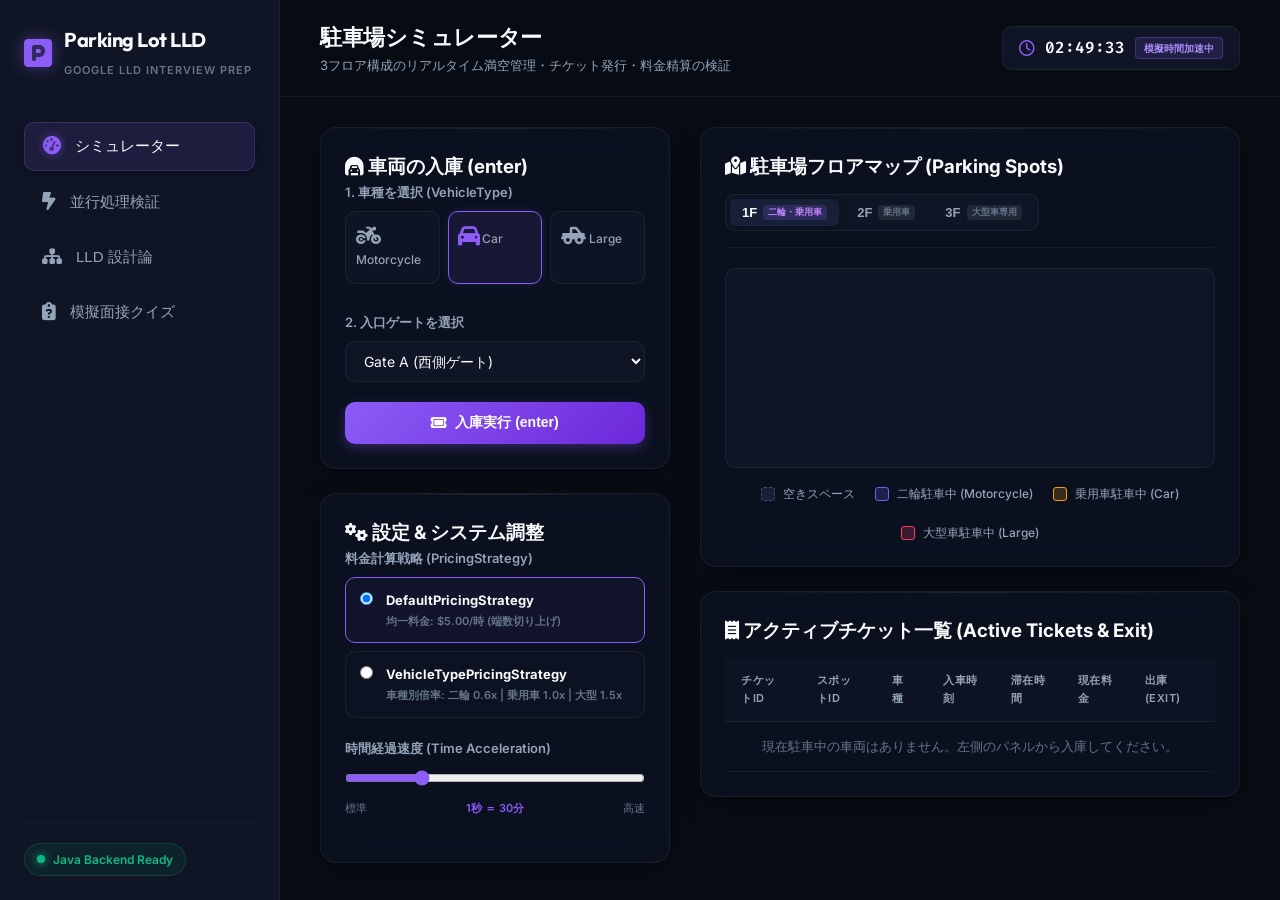
<file: parking-lot/index.html>
<!DOCTYPE html>
<html lang="ja">
<head>
    <meta charset="UTF-8">
    <meta name="viewport" content="width=device-width, initial-scale=1.0">
    <title>Parking Lot LLD - インタラクティブ・ハンズオン・シミュレーター</title>
    <meta name="description" content="Googleの低レベル設計（LLD）面接対策のためのParking Lot（駐車場システム）の日本語解説付きインタラクティブ・シミュレーターです。">
    <!-- Google Fonts: Inter & Outfit for modern high-end look -->
    <link rel="preconnect" href="https://fonts.googleapis.com">
    <link rel="preconnect" href="https://fonts.gstatic.com" crossorigin>
    <link href="https://fonts.googleapis.com/css2?family=Inter:wght@300;400;500;600;700;800&family=Outfit:wght@400;500;600;700;800&family=Fira+Code:wght@400;500&display=swap" rel="stylesheet">
    <!-- FontAwesome for icons -->
    <link rel="stylesheet" href="https://cdnjs.cloudflare.com/ajax/libs/font-awesome/6.4.0/css/all.min.css">
    <link rel="stylesheet" href="styles.css">
</head>
<body>
    <div class="app-container">
        <!-- Sidebar Navigation -->
        <aside class="app-sidebar">
            <div class="brand-container">
                <i class="fa-solid fa-square-parking brand-logo"></i>
                <div class="brand-text">
                    <h1>Parking Lot LLD</h1>
                    <span>Google LLD Interview Prep</span>
                </div>
            </div>
            
            <nav class="sidebar-nav">
                <button class="nav-btn active" data-tab="simulator">
                    <i class="fa-solid fa-gauge-high"></i>
                    <span>シミュレーター</span>
                </button>
                <button class="nav-btn" data-tab="concurrency">
                    <i class="fa-solid fa-bolt-lightning"></i>
                    <span>並行処理検証</span>
                </button>
                <button class="nav-btn" data-tab="architecture">
                    <i class="fa-solid fa-sitemap"></i>
                    <span>LLD 設計論</span>
                </button>
                <button class="nav-btn" data-tab="quiz">
                    <i class="fa-solid fa-clipboard-question"></i>
                    <span>模擬面接クイズ</span>
                </button>
            </nav>

            <div class="sidebar-footer">
                <div class="status-badge">
                    <span class="status-dot green"></span>
                    <span>Java Backend Ready</span>
                </div>
            </div>
        </aside>

        <!-- Main Content Area -->
        <main class="app-main">
            <!-- Header -->
            <header class="app-header">
                <div class="header-title">
                    <h2 id="tab-title">駐車場シミュレーター</h2>
                    <p id="tab-subtitle">3フロア構成のリアルタイム満空管理・チケット発行・料金精算の検証</p>
                </div>
                <div class="header-actions">
                    <div class="time-controller">
                        <i class="fa-regular fa-clock"></i>
                        <span id="sim-time-display">00:00:00</span>
                        <div class="time-badge">模擬時間加速中</div>
                    </div>
                </div>
            </header>

            <!-- Tab Container -->
            <div class="tab-content-wrapper">
                
                <!-- 1. SIMULATOR TAB -->
                <section class="tab-panel active" id="tab-simulator">
                    <div class="simulator-layout">
                        <!-- Left Panel: Controls -->
                        <div class="control-panel">
                            <div class="card glass-card">
                                <h3><i class="fa-solid fa-car-tunnel"></i> 車両の入庫 (enter)</h3>
                                <div class="form-group">
                                    <label>1. 車種を選択 (VehicleType)</label>
                                    <div class="vehicle-selector">
                                        <input type="radio" name="vehicle-type" id="v-moto" value="MOTORCYCLE">
                                        <label for="v-moto" class="vehicle-option-label">
                                            <i class="fa-solid fa-motorcycle"></i>
                                            <span>Motorcycle</span>
                                        </label>
                                        
                                        <input type="radio" name="vehicle-type" id="v-car" value="CAR" checked>
                                        <label for="v-car" class="vehicle-option-label">
                                            <i class="fa-solid fa-car"></i>
                                            <span>Car</span>
                                        </label>
                                        
                                        <input type="radio" name="vehicle-type" id="v-large" value="LARGE">
                                        <label for="v-large" class="vehicle-option-label">
                                            <i class="fa-solid fa-truck-pickup"></i>
                                            <span>Large</span>
                                        </label>
                                    </div>
                                </div>
                                <div class="form-group">
                                    <label>2. 入口ゲートを選択</label>
                                    <select id="entrance-gate-select" class="custom-select">
                                        <option value="Gate A">Gate A (西側ゲート)</option>
                                        <option value="Gate B">Gate B (北側ゲート)</option>
                                        <option value="Gate C">Gate C (東側ゲート)</option>
                                    </select>
                                </div>
                                <button id="btn-enter-lot" class="btn btn-primary btn-block">
                                    <i class="fa-solid fa-ticket"></i> 入庫実行 (enter)
                                </button>
                                <div id="entry-feedback" class="action-feedback"></div>
                            </div>

                            <div class="card glass-card mt-4">
                                <h3><i class="fa-solid fa-gears"></i> 設定 & システム調整</h3>
                                <div class="form-group">
                                    <label>料金計算戦略 (PricingStrategy)</label>
                                    <div class="pricing-strategy-selector">
                                        <div class="strategy-option">
                                            <input type="radio" name="pricing-strategy" id="ps-default" value="DEFAULT" checked>
                                            <label for="ps-default">
                                                <strong>DefaultPricingStrategy</strong>
                                                <span class="strategy-desc">均一料金: $5.00/時 (端数切り上げ)</span>
                                            </label>
                                        </div>
                                        <div class="strategy-option">
                                            <input type="radio" name="pricing-strategy" id="ps-vehicle" value="VEHICLE">
                                            <label for="ps-vehicle">
                                                <strong>VehicleTypePricingStrategy</strong>
                                                <span class="strategy-desc">車種別倍率: 二輪 0.6x | 乗用車 1.0x | 大型 1.5x</span>
                                            </label>
                                        </div>
                                    </div>
                                </div>
                                <div class="form-group">
                                    <label>時間経過速度 (Time Acceleration)</label>
                                    <div class="range-slider-wrapper">
                                        <input type="range" id="time-speed-slider" min="1" max="120" value="30">
                                        <div class="slider-labels">
                                            <span>標準</span>
                                            <span id="speed-indicator">1秒 ＝ 30分</span>
                                            <span>高速</span>
                                        </div>
                                    </div>
                                </div>
                            </div>
                        </div>

                        <!-- Right Panel: Visual Lot View -->
                        <div class="visual-panel">
                            <div class="card glass-card min-h-card">
                                <div class="card-header-flex">
                                    <h3><i class="fa-solid fa-map-location-dot"></i> 駐車場フロアマップ (Parking Spots)</h3>
                                    <div class="floor-tab-group">
                                        <button class="floor-tab-btn active" data-floor="1">1F <span class="badge">二輪・乗用車</span></button>
                                        <button class="floor-tab-btn" data-floor="2">2F <span class="badge">乗用車</span></button>
                                        <button class="floor-tab-btn" data-floor="3">3F <span class="badge">大型車専用</span></button>
                                    </div>
                                </div>

                                <div class="floor-visual-container">
                                    <!-- Dynamic Floor Layout -->
                                    <div class="parking-grid" id="parking-grid-view">
                                        <!-- Spots will be dynamically generated by JS -->
                                    </div>
                                </div>

                                <div class="lot-legend">
                                    <div class="legend-item"><span class="legend-box empty"></span> <span>空きスペース</span></div>
                                    <div class="legend-item"><span class="legend-box occupied motorcycle"></span> <span>二輪駐車中 (Motorcycle)</span></div>
                                    <div class="legend-item"><span class="legend-box occupied car"></span> <span>乗用車駐車中 (Car)</span></div>
                                    <div class="legend-item"><span class="legend-box occupied large"></span> <span>大型車駐車中 (Large)</span></div>
                                </div>
                            </div>

                            <!-- Active Tickets / Exit Panel -->
                            <div class="card glass-card mt-4">
                                <h3><i class="fa-solid fa-receipt"></i> アクティブチケット一覧 (Active Tickets & Exit)</h3>
                                <div class="table-responsive">
                                    <table class="data-table">
                                        <thead>
                                            <tr>
                                                <th>チケットID</th>
                                                <th>スポットID</th>
                                                <th>車種</th>
                                                <th>入車時刻</th>
                                                <th>滞在時間</th>
                                                <th>現在料金</th>
                                                <th>出庫 (exit)</th>
                                            </tr>
                                        </thead>
                                        <tbody id="active-tickets-list">
                                            <!-- Dynamic Rows -->
                                            <tr class="empty-state-row">
                                                <td colspan="7" class="text-center text-muted">
                                                    現在駐車中の車両はありません。左側のパネルから入庫してください。
                                                </td>
                                            </tr>
                                        </tbody>
                                    </table>
                                </div>
                            </div>
                        </div>
                    </div>
                </section>

                <!-- 2. CONCURRENCY PLAYGROUND TAB -->
                <section class="tab-panel" id="tab-concurrency">
                    <div class="concurrency-layout">
                        <div class="concurrency-info card glass-card">
                            <h3><i class="fa-solid fa-triangle-exclamation"></i> マルチ入口のレースコンディション検証</h3>
                            <p>
                                実際の駐車場システムでは、複数のゲート（入口）から同時に車両が入庫を試みることがあります。
                                適切な排他制御（Javaでの <code>ReentrantLock</code> または <code>synchronized</code>）を行わないと、
                                <strong>「2台の車両が同時に1つの同じ駐車スポットを確保し、別々のチケットで割り当てられる」</strong>というレースコンディション重大障害が発生します。
                            </p>
                            
                            <div class="alert-info-box mt-3">
                                <strong>💡 このシミュレーターで検証できること:</strong>
                                <ul>
                                    <li>空き枠が<strong>「残り1つ」</strong>の過酷な条件下で、3つのゲートから同時にCarが入庫したケース。</li>
                                    <li><strong>排他ロックなし (No Lock)</strong>: スレッドが「空き枠検索」と「確保(occupied)」を順序なく交互に実行するため、重複割り当てエラーが発生する様子を視覚化。</li>
                                    <li><strong>排他ロックあり (ReentrantLock)</strong>: 1つのゲートがロックを保持している間、他のゲートのスレッドは待機し、安全に拒否されるフロー。</li>
                                </ul>
                            </div>

                            <div class="concurrency-controls-row mt-4">
                                <div class="toggle-lock-wrapper">
                                    <label class="switch">
                                        <input type="checkbox" id="concurrency-lock-toggle" checked>
                                        <span class="slider round"></span>
                                    </label>
                                    <div class="lock-status-text">
                                        <strong id="lock-state-label">排他制御 (ReentrantLock) : 有効</strong>
                                        <span id="lock-state-desc" class="text-emerald">スレッド排他実行によりレースコンディションを防止します</span>
                                    </div>
                                </div>
                                <button id="btn-run-race" class="btn btn-warning">
                                    <i class="fa-solid fa-play"></i> 同時入庫シミュレーション実行
                                </button>
                            </div>
                        </div>

                        <!-- Visualization Area -->
                        <div class="concurrency-viz-row">
                            <div class="viz-column card glass-card">
                                <h4><i class="fa-solid fa-users-rectangle"></i> スレッド実行ステップ</h4>
                                <div class="thread-visualizer">
                                    <!-- Gate A Thread -->
                                    <div class="thread-node" id="node-gate-a">
                                        <div class="thread-header">
                                            <span class="thread-badge">Gate A Thread</span>
                                            <span class="thread-status" id="status-gate-a">IDLE</span>
                                        </div>
                                        <div class="thread-step-list">
                                            <div class="step" data-step="1">1. 空き枠検索 (findSpot)</div>
                                            <div class="step" data-step="2">2. スポットの確保 (occupiedSpotIds.add)</div>
                                            <div class="step" data-step="3">3. チケット生成 & 返却 (createTicket)</div>
                                        </div>
                                    </div>

                                    <!-- Gate B Thread -->
                                    <div class="thread-node" id="node-gate-b">
                                        <div class="thread-header">
                                            <span class="thread-badge">Gate B Thread</span>
                                            <span class="thread-status" id="status-gate-b">IDLE</span>
                                        </div>
                                        <div class="thread-step-list">
                                            <div class="step" data-step="1">1. 空き枠検索 (findSpot)</div>
                                            <div class="step" data-step="2">2. スポットの確保 (occupiedSpotIds.add)</div>
                                            <div class="step" data-step="3">3. チケット生成 & 返却 (createTicket)</div>
                                        </div>
                                    </div>

                                    <!-- Gate C Thread -->
                                    <div class="thread-node" id="node-gate-c">
                                        <div class="thread-header">
                                            <span class="thread-badge">Gate C Thread</span>
                                            <span class="thread-status" id="status-gate-c">IDLE</span>
                                        </div>
                                        <div class="thread-step-list">
                                            <div class="step" data-step="1">1. 空き枠検索 (findSpot)</div>
                                            <div class="step" data-step="2">2. スポットの確保 (occupiedSpotIds.add)</div>
                                            <div class="step" data-step="3">3. チケット生成 & 返却 (createTicket)</div>
                                        </div>
                                    </div>
                                </div>
                            </div>

                            <div class="viz-column card glass-card">
                                <h4><i class="fa-solid fa-list-check"></i> シミュレーション・コンソールログ</h4>
                                <div class="terminal-view" id="concurrency-terminal">
                                    <div class="terminal-line system-line">[SYSTEM] スレッドシミュレータが起動しました。</div>
                                    <div class="terminal-line system-line">[SYSTEM] 条件: 駐車場内に空車スペースは「残り1つ(C1)」のみ。</div>
                                    <div class="terminal-line system-line">[SYSTEM] 同時入庫実行ボタンを押してください。</div>
                                </div>
                                <div class="simulation-spot-status-box mt-3" id="target-spot-box">
                                    <span>検証スポット: <strong>C1 (CAR)</strong></span>
                                    <span class="spot-status-tag free" id="target-spot-badge">FREE</span>
                                </div>
                            </div>
                        </div>
                    </div>
                </section>

                <!-- 3. LLD ARCHITECTURE TAB -->
                <section class="tab-panel" id="tab-architecture">
                    <div class="architecture-layout">
                        <!-- Key Design Cards (Japanese with English LLD concepts) -->
                        <div class="arch-section-header">
                            <h3><i class="fa-solid fa-graduation-cap"></i> Google 面接で差がつく LLD 設計選択とトレードオフ</h3>
                            <p>この駐車場設計において、面接官が厳密に評価する設計判断とトレードオフを日本語で明文化して解説します。</p>
                        </div>

                        <div class="arch-cards-grid">
                            <div class="arch-card">
                                <div class="arch-card-icon"><i class="fa-solid fa-ban"></i></div>
                                <h4>Vehicle はクラスにしない</h4>
                                <p class="badge-tag relational">Design Decision</p>
                                <p class="arch-card-desc">
                                    一番やりがちなミスは、<code>Vehicle</code> クラス（および子クラスの <code>Car</code> など）を作ってしまうことです。
                                    車両は本システムにとって「外部存在」であり、システム内でその状態を変化・追跡する必要はありません。
                                    必要なのは「スポットを一致させるための車種ラベル」だけです。よって、クラスではなく単なる <strong>Enum</strong> で定義するのがベストです。
                                    「名詞をすべてクラス化しない」という判断が、LLD面接官に強くアピールします。
                                </p>
                            </div>

                            <div class="arch-card">
                                <div class="arch-card-icon"><i class="fa-solid fa-right-left"></i></div>
                                <h4>物理状態 vs 関係状態 (Intrinsic vs Relational)</h4>
                                <p class="badge-tag relational">State Isolation</p>
                                <p class="arch-card-desc">
                                    <code>ParkingSpot</code> の状態分離の設計判断です：
                                    <br><strong>・Intrinsic (固有物理状態)</strong>: スポットIDやサイズはスポット自身が持ちます (<code>id</code>, <code>spotType</code>)。
                                    <br><strong>・Relational (関係状態)</strong>: 「チケット割り当て中か」はオーケストレーター <code>ParkingLot</code> の `occupiedSpotIds` Set で管理します。
                                    これらを分離し ParkingLot に集約させることで、オブジェクト間の循環参照や整合性エラーを防ぎ、同時並行処理でのスレッド同期を極めてシンプルかつ堅牢に解決可能にします。
                                </p>
                            </div>

                            <div class="arch-card">
                                <div class="arch-card-icon"><i class="fa-solid fa-coins"></i></div>
                                <h4>お金は必ず Long Cents（整数）で管理</h4>
                                <p class="badge-tag precision">Data Integrity</p>
                                <p class="arch-card-desc">
                                    料金計算で <code>float</code> や <code>double</code> を絶対に用いてはいけません。
                                    コンピューター内部の2進数表現の限界により、<code>0.1</code> などの小数は厳密に表現できず、計算が重なることで微小な誤差が累積します。
                                    金融系を扱うシステムとしてのプロフェッショナルな姿勢を示すため、金額はすべて最小単位（ドルなら「セント」、円なら「円」）の <strong><code>long</code> / 整数</strong> で取り扱います。
                                </p>
                            </div>

                            <div class="arch-card">
                                <div class="arch-card-icon"><i class="fa-solid fa-code-fork"></i></div>
                                <h4>料金計算は Strategy パターンで拡張</h4>
                                <p class="badge-tag patterns">Design Patterns</p>
                                <p class="arch-card-desc">
                                    料金計算ロジック（単一時間、車種別、曜日・夜間割引など）を <code>ParkingLot</code> 自体に書くと、要件追加のたびに大本のクラスを変更する必要があり、<strong>単一責任原則（SRP）</strong>および<strong>開閉原則（OCP）</strong>に違反します。
                                    これを解決するために <code>PricingStrategy</code> インターフェースを定義し、計算ロジックをクラスとしてカプセル化して依存注入できるようにします。
                                </p>
                            </div>
                        </div>

                        <!-- UML Diagram -->
                        <div class="card glass-card mt-4">
                            <h3><i class="fa-solid fa-diagram-project"></i> クラス相関関係・オブジェクト構造</h3>
                            <div class="uml-diagram-container">
                                <div class="uml-node orchestrator">
                                    <div class="uml-node-title">ParkingLot (オーケストレーター)</div>
                                    <div class="uml-node-body">
                                        - spots: List&lt;ParkingSpot&gt;<br>
                                        - occupiedSpotIds: Set&lt;String&gt;<br>
                                        - activeTickets: Map&lt;String, Ticket&gt;<br>
                                        - lock: ReentrantLock<br>
                                        <hr>
                                        + enter(VehicleType) -> Ticket<br>
                                        + exit(String) -> long
                                    </div>
                                </div>
                                <div class="uml-arrow"><i class="fa-solid fa-arrow-right"></i> owns</div>
                                <div class="uml-node entity">
                                    <div class="uml-node-title">ParkingSpot (エンティティ)</div>
                                    <div class="uml-node-body">
                                        - id: String<br>
                                        - spotType: SpotType<br>
                                        <hr>
                                        + getId() -> String<br>
                                        + getSpotType() -> SpotType
                                    </div>
                                </div>
                                <div class="uml-arrow"><i class="fa-solid fa-arrow-right"></i> creates</div>
                                <div class="uml-node value-object">
                                    <div class="uml-node-title">Ticket (バリューオブジェクト)</div>
                                    <div class="uml-node-body">
                                        - id: String<br>
                                        - spotId: String<br>
                                        - vehicleType: VehicleType<br>
                                        - entryTimeMs: long<br>
                                        <hr>
                                        + getId() -> String<br>
                                        + getSpotId() -> String
                                    </div>
                                </div>
                            </div>
                        </div>

                        <!-- Code Viewer -->
                        <div class="card glass-card mt-4">
                            <div class="card-header-flex">
                                <h3><i class="fa-brands fa-java"></i> Java ソースコード・エクスプローラー</h3>
                                <div class="code-tab-group" id="code-tabs">
                                    <button class="code-tab-btn active" data-file="ParkingLot">ParkingLot.java</button>
                                    <button class="code-tab-btn" data-file="ParkingSpot">ParkingSpot.java</button>
                                    <button class="code-tab-btn" data-file="Ticket">Ticket.java</button>
                                    <button class="code-tab-btn" data-file="PricingStrategy">PricingStrategy.java</button>
                                    <button class="code-tab-btn" data-file="ParkingLotTest">ParkingLotTest.java</button>
                                </div>
                            </div>
                            <div class="code-viewer-container">
                                <pre><code id="code-display-block" class="language-java">// Code will load here</code></pre>
                            </div>
                        </div>
                    </div>
                </section>

                <!-- 4. INTERVIEW QUIZ TAB -->
                <section class="tab-panel" id="tab-quiz">
                    <div class="quiz-layout">
                        <div class="quiz-progress-wrapper card glass-card">
                            <div class="progress-bar-container">
                                <div class="progress-bar-fill" id="quiz-progress-bar" style="width: 0%"></div>
                            </div>
                            <div class="progress-text">
                                質問: <span id="current-question-num">1</span> / <span id="total-questions-num">6</span>
                                <span class="score-display" style="float: right;">正解数: <span id="correct-score">0</span></span>
                            </div>
                        </div>

                        <!-- Active Question Card -->
                        <div class="quiz-card-wrapper">
                            <div class="card glass-card" id="quiz-question-card">
                                <h3 id="quiz-question-title">質問文がロードされます...</h3>
                                <div class="quiz-options-list" id="quiz-options-container">
                                    <!-- Dynamic Options -->
                                </div>
                                <div class="quiz-explanation-box hidden" id="quiz-explanation">
                                    <div class="explanation-status"></div>
                                    <p class="explanation-text"></p>
                                    <button id="btn-next-question" class="btn btn-primary mt-3">次の質問へ</button>
                                </div>
                            </div>

                            <!-- Results Screen (Hidden initially) -->
                            <div class="card glass-card text-center hidden" id="quiz-result-card">
                                <i class="fa-solid fa-trophy trophy-icon"></i>
                                <h2>クイズ終了！</h2>
                                <p class="quiz-score-summary mt-3">あなたのスコアは <strong id="final-score">0</strong> / <strong id="final-total">6</strong> 点でした。</p>
                                <p class="quiz-feedback-msg text-muted mt-2" id="quiz-feedback-text">素晴らしい設計理解度です！Google面接に向けて自信を持ちましょう。</p>
                                <button id="btn-restart-quiz" class="btn btn-secondary mt-4">
                                    <i class="fa-solid fa-rotate-left"></i> クイズに再挑戦する
                                </button>
                            </div>
                        </div>
                    </div>
                </section>

            </div>
        </main>
    </div>

    <!-- JS dependencies -->
    <script src="app.js"></script>
</body>
</html>
</file>
<file: parking-lot/styles.css>
/* ==========================================================================
   Parking Lot LLD Hands-on Simulator - Core Design System & Styling
   ========================================================================== */

/* 1. Global Reset & Curated CSS Variables (HSL Color Space) */
:root {
    --bg-primary: #080c14;      /* Deep interstellar dark space */
    --bg-secondary: #0f1524;    /* Slate-tinted container background */
    --bg-tertiary: #172036;     /* Card background */
    --bg-glass: rgba(15, 21, 36, 0.6);
    --border-glass: rgba(255, 255, 255, 0.06);
    --border-glass-focus: rgba(139, 92, 246, 0.3); /* Violet glow */
    
    --text-primary: #f8fafc;
    --text-secondary: #94a3b8;
    --text-muted: #64748b;
    
    /* Harmonious Accents */
    --accent-primary: #8b5cf6;     /* Violet - brand / operations */
    --accent-primary-hover: #7c3aed;
    --accent-emerald: #10b981;     /* Emerald - success / free / checkout */
    --accent-amber: #f59e0b;       /* Amber - car occupied */
    --accent-indigo: #6366f1;      /* Indigo - motorcycle occupied */
    --accent-rose: #f43f5e;        /* Rose - large vehicle occupied / error */
    --accent-cyan: #06b6d4;        /* Cyan - concurrency running */
    
    --font-sans: 'Inter', 'Outfit', -apple-system, BlinkMacSystemFont, "Segoe UI", Roboto, sans-serif;
    --font-mono: 'Fira Code', source-code-pro, Menlo, Monaco, Consolas, monospace;
    
    --shadow-sm: 0 2px 8px -2px rgba(0, 0, 0, 0.5);
    --shadow-md: 0 8px 30px -10px rgba(0, 0, 0, 0.7);
    --shadow-glow: 0 0 20px 2px rgba(139, 92, 246, 0.15);
    
    --transition-smooth: all 0.3s cubic-bezier(0.4, 0, 0.2, 1);
    --border-radius-lg: 16px;
    --border-radius-md: 10px;
    --border-radius-sm: 6px;
}

* {
    margin: 0;
    padding: 0;
    box-sizing: border-box;
}

body {
    background-color: var(--bg-primary);
    color: var(--text-primary);
    font-family: var(--font-sans);
    line-height: 1.6;
    overflow-x: hidden;
}

/* 2. Main App Shell Layout */
.app-container {
    display: flex;
    min-height: 100vh;
}

/* Sidebar Navigation */
.app-sidebar {
    width: 280px;
    background-color: var(--bg-secondary);
    border-right: 1px solid var(--border-glass);
    display: flex;
    flex-direction: column;
    padding: 24px;
    flex-shrink: 0;
}

.brand-container {
    display: flex;
    align-items: center;
    gap: 12px;
    margin-bottom: 40px;
}

.brand-logo {
    font-size: 32px;
    color: var(--accent-primary);
    filter: drop-shadow(0 0 8px rgba(139, 92, 246, 0.5));
}

.brand-text h1 {
    font-size: 20px;
    font-family: 'Outfit', sans-serif;
    font-weight: 700;
    letter-spacing: -0.5px;
    color: var(--text-primary);
}

.brand-text span {
    font-size: 11px;
    color: var(--text-muted);
    text-transform: uppercase;
    letter-spacing: 1px;
    font-weight: 600;
}

.sidebar-nav {
    display: flex;
    flex-direction: column;
    gap: 8px;
    flex-grow: 1;
}

.nav-btn {
    background: transparent;
    border: none;
    outline: none;
    display: flex;
    align-items: center;
    gap: 14px;
    padding: 14px 18px;
    width: 100%;
    color: var(--text-secondary);
    font-size: 15px;
    font-weight: 500;
    border-radius: var(--border-radius-md);
    cursor: pointer;
    text-align: left;
    transition: var(--transition-smooth);
}

.nav-btn i {
    font-size: 18px;
    transition: var(--transition-smooth);
}

.nav-btn:hover {
    color: var(--text-primary);
    background-color: rgba(255, 255, 255, 0.03);
}

.nav-btn.active {
    color: var(--text-primary);
    background-color: rgba(139, 92, 246, 0.12);
    border: 1px solid rgba(139, 92, 246, 0.25);
    box-shadow: var(--shadow-sm);
}

.nav-btn.active i {
    color: var(--accent-primary);
    filter: drop-shadow(0 0 4px rgba(139, 92, 246, 0.5));
}

.sidebar-footer {
    padding-top: 20px;
    border-top: 1px solid rgba(255, 255, 255, 0.04);
}

.status-badge {
    display: inline-flex;
    align-items: center;
    gap: 8px;
    background-color: rgba(16, 185, 129, 0.08);
    border: 1px solid rgba(16, 185, 129, 0.2);
    padding: 6px 12px;
    border-radius: 20px;
    font-size: 12px;
    font-weight: 600;
    color: var(--accent-emerald);
}

.status-dot {
    width: 8px;
    height: 8px;
    border-radius: 50%;
}

.status-dot.green {
    background-color: var(--accent-emerald);
    box-shadow: 0 0 8px var(--accent-emerald);
    animation: pulse-dot 2s infinite;
}

@keyframes pulse-dot {
    0% { transform: scale(0.9); opacity: 0.6; }
    50% { transform: scale(1.1); opacity: 1; }
    100% { transform: scale(0.9); opacity: 0.6; }
}

/* Main Area Layout */
.app-main {
    flex-grow: 1;
    display: flex;
    flex-direction: column;
    overflow-y: auto;
    height: 100vh;
}

.app-header {
    background-color: rgba(8, 12, 20, 0.8);
    backdrop-filter: blur(12px);
    border-bottom: 1px solid var(--border-glass);
    padding: 20px 40px;
    display: flex;
    justify-content: space-between;
    align-items: center;
    position: sticky;
    top: 0;
    z-index: 100;
}

.header-title h2 {
    font-size: 22px;
    font-family: 'Outfit', sans-serif;
    font-weight: 700;
    letter-spacing: -0.3px;
}

.header-title p {
    font-size: 13px;
    color: var(--text-secondary);
}

.time-controller {
    display: flex;
    align-items: center;
    gap: 10px;
    background-color: var(--bg-secondary);
    border: 1px solid var(--border-glass);
    padding: 8px 16px;
    border-radius: var(--border-radius-md);
}

.time-controller i {
    color: var(--accent-primary);
}

#sim-time-display {
    font-family: var(--font-mono);
    font-size: 16px;
    font-weight: 600;
    color: var(--text-primary);
}

.time-badge {
    font-size: 10px;
    background-color: rgba(139, 92, 246, 0.15);
    border: 1px solid rgba(139, 92, 246, 0.3);
    color: #a78bfa;
    padding: 2px 8px;
    border-radius: 4px;
    font-weight: 600;
}

/* Tab Switching Control */
.tab-content-wrapper {
    padding: 30px 40px;
    flex-grow: 1;
}

.tab-panel {
    display: none;
    animation: fade-in 0.4s cubic-bezier(0.4, 0, 0.2, 1) forwards;
}

.tab-panel.active {
    display: block;
}

@keyframes fade-in {
    from { opacity: 0; transform: translateY(8px); }
    to { opacity: 1; transform: translateY(0); }
}

/* 3. Glassmorphic Card Styles */
.card {
    background-color: var(--bg-glass);
    backdrop-filter: blur(16px) saturate(180%);
    border: 1px solid var(--border-glass);
    border-radius: var(--border-radius-lg);
    padding: 24px;
    box-shadow: var(--shadow-md);
    transition: var(--transition-smooth);
}

.card:hover {
    border-color: rgba(255, 255, 255, 0.1);
}

.glass-card {
    position: relative;
    overflow: hidden;
}

.glass-card::before {
    content: '';
    position: absolute;
    top: 0;
    left: 0;
    right: 0;
    height: 1px;
    background: linear-gradient(90deg, transparent, rgba(255, 255, 255, 0.08), transparent);
}

/* Utility Layout classes */
.mt-3 { margin-top: 16px; }
.mt-4 { margin-top: 24px; }
.mt-5 { margin-top: 32px; }
.text-center { text-align: center; }
.text-muted { color: var(--text-muted); }
.text-emerald { color: var(--accent-emerald); }
.min-h-card { min-height: 380px; }
.hidden { display: none !important; }

/* 4. Tab 1: Simulator View Styles */
.simulator-layout {
    display: grid;
    grid-template-columns: 350px 1fr;
    gap: 30px;
    align-items: start;
}

.control-panel {
    display: flex;
    flex-direction: column;
}

.form-group {
    margin-bottom: 20px;
}

.form-group label {
    display: block;
    font-size: 13px;
    font-weight: 600;
    color: var(--text-secondary);
    margin-bottom: 8px;
}

/* Vehicle custom radio selectors */
.vehicle-selector {
    display: grid;
    grid-template-columns: repeat(3, 1fr);
    gap: 8px;
}

.vehicle-selector input[type="radio"] {
    display: none;
}

.vehicle-option-label {
    display: flex;
    flex-direction: column;
    align-items: center;
    justify-content: center;
    gap: 8px;
    padding: 14px 10px;
    background-color: rgba(255, 255, 255, 0.02);
    border: 1px solid var(--border-glass);
    border-radius: var(--border-radius-md);
    cursor: pointer;
    transition: var(--transition-smooth);
}

.vehicle-option-label i {
    font-size: 20px;
    color: var(--text-secondary);
    transition: var(--transition-smooth);
}

.vehicle-option-label span {
    font-size: 12px;
    font-weight: 500;
}

.vehicle-selector input[type="radio"]:checked + .vehicle-option-label {
    background-color: rgba(139, 92, 246, 0.1);
    border-color: var(--accent-primary);
    box-shadow: 0 0 10px rgba(139, 92, 246, 0.15);
}

.vehicle-selector input[type="radio"]:checked + .vehicle-option-label i {
    color: var(--accent-primary);
    transform: scale(1.1);
}

/* Custom Dropdown Select */
.custom-select {
    width: 100%;
    background-color: var(--bg-secondary);
    border: 1px solid var(--border-glass);
    color: var(--text-primary);
    padding: 10px 14px;
    border-radius: var(--border-radius-md);
    outline: none;
    font-size: 14px;
    font-family: inherit;
    cursor: pointer;
    transition: var(--transition-smooth);
}

.custom-select:focus {
    border-color: var(--accent-primary);
    box-shadow: 0 0 8px rgba(139, 92, 246, 0.2);
}

/* Base Buttons */
.btn {
    display: inline-flex;
    align-items: center;
    justify-content: center;
    gap: 8px;
    padding: 12px 24px;
    font-size: 14px;
    font-weight: 600;
    border-radius: var(--border-radius-md);
    cursor: pointer;
    border: none;
    outline: none;
    transition: var(--transition-smooth);
}

.btn-primary {
    background: linear-gradient(135deg, var(--accent-primary), #6d28d9);
    color: #ffffff;
    box-shadow: 0 4px 12px rgba(139, 92, 246, 0.3);
}

.btn-primary:hover {
    transform: translateY(-1px);
    box-shadow: 0 6px 16px rgba(139, 92, 246, 0.4);
}

.btn-secondary {
    background-color: rgba(255, 255, 255, 0.05);
    border: 1px solid var(--border-glass);
    color: var(--text-primary);
}

.btn-secondary:hover {
    background-color: rgba(255, 255, 255, 0.08);
}

.btn-warning {
    background: linear-gradient(135deg, var(--accent-amber), #d97706);
    color: #000000;
    box-shadow: 0 4px 12px rgba(245, 158, 11, 0.25);
}

.btn-warning:hover {
    transform: translateY(-1px);
    box-shadow: 0 6px 16px rgba(245, 158, 11, 0.35);
}

.btn-block {
    width: 100%;
}

/* Action feedback alert */
.action-feedback {
    margin-top: 12px;
    padding: 10px 14px;
    border-radius: var(--border-radius-sm);
    font-size: 13px;
    font-weight: 500;
    display: none;
    animation: feedback-slide 0.3s ease forwards;
}

@keyframes feedback-slide {
    from { opacity: 0; transform: translateY(-5px); }
    to { opacity: 1; transform: translateY(0); }
}

.action-feedback.success {
    display: block;
    background-color: rgba(16, 185, 129, 0.08);
    border: 1px solid rgba(16, 185, 129, 0.2);
    color: #6ee7b7;
}

.action-feedback.error {
    display: block;
    background-color: rgba(244, 63, 94, 0.08);
    border: 1px solid rgba(244, 63, 94, 0.2);
    color: #fda4af;
}

/* Pricing Strategy Custom Panel */
.pricing-strategy-selector {
    display: flex;
    flex-direction: column;
    gap: 8px;
}

.strategy-option {
    position: relative;
}

.strategy-option input[type="radio"] {
    position: absolute;
    top: 15px;
    left: 15px;
    cursor: pointer;
}

.strategy-option label {
    display: block;
    padding: 12px 12px 12px 40px;
    background-color: rgba(255, 255, 255, 0.01);
    border: 1px solid var(--border-glass);
    border-radius: var(--border-radius-md);
    cursor: pointer;
    margin-bottom: 0;
    transition: var(--transition-smooth);
}

.strategy-option label strong {
    display: block;
    font-size: 13px;
    color: var(--text-primary);
}

.strategy-desc {
    display: block;
    font-size: 11px;
    color: var(--text-muted);
    margin-top: 2px;
}

.strategy-option input[type="radio"]:checked + label {
    background-color: rgba(139, 92, 246, 0.05);
    border-color: var(--accent-primary);
}

/* Time Acceleration Speed range slider */
.range-slider-wrapper {
    margin-top: 10px;
}

.range-slider-wrapper input[type="range"] {
    width: 100%;
    accent-color: var(--accent-primary);
    cursor: pointer;
}

.slider-labels {
    display: flex;
    justify-content: space-between;
    font-size: 11px;
    color: var(--text-muted);
    margin-top: 6px;
    font-weight: 500;
}

#speed-indicator {
    color: var(--accent-primary);
    font-weight: 600;
}

/* Visual Lot Mapping Grid */
.card-header-flex {
    display: flex;
    justify-content: space-between;
    align-items: center;
    border-bottom: 1px solid rgba(255, 255, 255, 0.05);
    padding-bottom: 16px;
    margin-bottom: 20px;
    flex-wrap: wrap;
    gap: 12px;
}

.floor-tab-group {
    display: flex;
    gap: 6px;
    background-color: var(--bg-secondary);
    padding: 4px;
    border-radius: var(--border-radius-md);
    border: 1px solid var(--border-glass);
}

.floor-tab-btn {
    background: transparent;
    border: none;
    outline: none;
    color: var(--text-secondary);
    padding: 6px 12px;
    font-size: 13px;
    font-weight: 600;
    border-radius: var(--border-radius-sm);
    cursor: pointer;
    display: flex;
    align-items: center;
    gap: 6px;
    transition: var(--transition-smooth);
}

.floor-tab-btn.active {
    background-color: var(--bg-tertiary);
    color: var(--text-primary);
    box-shadow: var(--shadow-sm);
}

.floor-tab-btn .badge {
    font-size: 9px;
    background-color: rgba(255, 255, 255, 0.08);
    color: var(--text-muted);
    padding: 1px 5px;
    border-radius: 4px;
}

.floor-tab-btn.active .badge {
    background-color: rgba(139, 92, 246, 0.2);
    color: #c084fc;
}

.floor-visual-container {
    background-color: var(--bg-secondary);
    border: 1px solid var(--border-glass);
    border-radius: var(--border-radius-md);
    padding: 24px;
    min-height: 200px;
    display: flex;
    align-items: center;
    justify-content: center;
}

.parking-grid {
    display: grid;
    grid-template-columns: repeat(4, 1fr);
    gap: 16px;
    width: 100%;
    max-width: 720px;
}

/* Spot Items */
.parking-spot-item {
    background-color: var(--bg-tertiary);
    border: 2px dashed rgba(255, 255, 255, 0.1);
    border-radius: var(--border-radius-md);
    aspect-ratio: 1.3 / 1;
    display: flex;
    flex-direction: column;
    justify-content: space-between;
    padding: 12px;
    position: relative;
    transition: var(--transition-smooth);
}

.parking-spot-item.motorcycle-border { border-color: rgba(99, 102, 241, 0.25); }
.parking-spot-item.car-border { border-color: rgba(245, 158, 11, 0.25); }
.parking-spot-item.large-border { border-color: rgba(244, 63, 94, 0.25); }

.spot-label {
    font-family: var(--font-mono);
    font-size: 13px;
    font-weight: 700;
    color: var(--text-secondary);
}

.spot-type-tag {
    font-size: 9px;
    text-transform: uppercase;
    font-weight: 700;
    letter-spacing: 0.5px;
    padding: 1px 5px;
    border-radius: 4px;
    align-self: flex-start;
}

.spot-type-tag.motorcycle { background-color: rgba(99, 102, 241, 0.12); color: #818cf8; }
.spot-type-tag.car { background-color: rgba(245, 158, 11, 0.12); color: #fbbf24; }
.spot-type-tag.large { background-color: rgba(244, 63, 94, 0.12); color: #fb7185; }

.spot-vehicle-status {
    position: absolute;
    top: 50%;
    left: 50%;
    transform: translate(-50%, -50%) scale(0.8);
    opacity: 0;
    font-size: 26px;
    color: var(--text-muted);
    transition: all 0.4s cubic-bezier(0.175, 0.885, 0.32, 1.275);
}

/* Occupied Spot Animations */
.parking-spot-item.occupied {
    border-style: solid;
}

.parking-spot-item.occupied.motorcycle-border {
    border-color: var(--accent-indigo);
    box-shadow: 0 0 15px rgba(99, 102, 241, 0.15);
    background-color: rgba(99, 102, 241, 0.03);
}

.parking-spot-item.occupied.car-border {
    border-color: var(--accent-amber);
    box-shadow: 0 0 15px rgba(245, 158, 11, 0.15);
    background-color: rgba(245, 158, 11, 0.03);
}

.parking-spot-item.occupied.large-border {
    border-color: var(--accent-rose);
    box-shadow: 0 0 15px rgba(244, 63, 94, 0.15);
    background-color: rgba(244, 63, 94, 0.03);
}

.parking-spot-item.occupied .spot-vehicle-status {
    opacity: 1;
    transform: translate(-50%, -50%) scale(1);
}

.parking-spot-item.occupied.motorcycle-border .spot-vehicle-status i { color: #818cf8; }
.parking-spot-item.occupied.car-border .spot-vehicle-status i { color: #fbbf24; }
.parking-spot-item.occupied.large-border .spot-vehicle-status i { color: #fb7185; }

.parking-spot-item.occupied .spot-label {
    color: var(--text-primary);
}

/* Parking Lot Map Legend */
.lot-legend {
    display: flex;
    gap: 20px;
    margin-top: 16px;
    justify-content: center;
    flex-wrap: wrap;
}

.legend-item {
    display: flex;
    align-items: center;
    gap: 8px;
    font-size: 12px;
    color: var(--text-secondary);
    font-weight: 500;
}

.legend-box {
    width: 14px;
    height: 14px;
    border-radius: 3px;
    display: inline-block;
}

.legend-box.empty { border: 1px dashed rgba(255, 255, 255, 0.2); background-color: var(--bg-tertiary); }
.legend-box.occupied.motorcycle { border: 1.5px solid var(--accent-indigo); background-color: rgba(99, 102, 241, 0.2); }
.legend-box.occupied.car { border: 1.5px solid var(--accent-amber); background-color: rgba(245, 158, 11, 0.2); }
.legend-box.occupied.large { border: 1.5px solid var(--accent-rose); background-color: rgba(244, 63, 94, 0.2); }

/* Table styling for Active Tickets */
.table-responsive {
    width: 100%;
    overflow-x: auto;
    margin-top: 12px;
}

.data-table {
    width: 100%;
    border-collapse: collapse;
    text-align: left;
}

.data-table th, .data-table td {
    padding: 14px 16px;
    font-size: 13px;
    border-bottom: 1px solid rgba(255, 255, 255, 0.05);
}

.data-table th {
    font-weight: 600;
    color: var(--text-secondary);
    text-transform: uppercase;
    font-size: 11px;
    letter-spacing: 0.5px;
    background-color: rgba(255, 255, 255, 0.01);
}

.data-table tbody tr {
    transition: var(--transition-smooth);
}

.data-table tbody tr:hover {
    background-color: rgba(255, 255, 255, 0.02);
}

.ticket-id-badge {
    font-family: var(--font-mono);
    color: var(--accent-primary);
    font-weight: 600;
}

.spot-id-badge {
    font-family: var(--font-mono);
    font-weight: 700;
    color: var(--text-primary);
}

.vehicle-badge {
    display: inline-flex;
    align-items: center;
    gap: 6px;
    padding: 3px 8px;
    border-radius: 12px;
    font-size: 11px;
    font-weight: 600;
}

.vehicle-badge.motorcycle { background-color: rgba(99, 102, 241, 0.12); color: #818cf8; }
.vehicle-badge.car { background-color: rgba(245, 158, 11, 0.12); color: #fbbf24; }
.vehicle-badge.large { background-color: rgba(244, 63, 94, 0.12); color: #fb7185; }

.fee-display {
    font-family: var(--font-mono);
    font-weight: 700;
    color: var(--accent-emerald);
}

.btn-xs {
    padding: 6px 12px;
    font-size: 11px;
    border-radius: 4px;
}

/* 5. Tab 2: Concurrency Visualizer Styles */
.concurrency-layout {
    display: flex;
    flex-direction: column;
    gap: 30px;
}

.alert-info-box {
    background-color: rgba(99, 102, 241, 0.06);
    border: 1px solid rgba(99, 102, 241, 0.15);
    border-radius: var(--border-radius-md);
    padding: 16px 20px;
}

.alert-info-box ul {
    margin-left: 20px;
    margin-top: 8px;
}

.alert-info-box li {
    font-size: 13.5px;
    color: var(--text-secondary);
}

.concurrency-controls-row {
    display: flex;
    justify-content: space-between;
    align-items: center;
    border-top: 1px solid rgba(255, 255, 255, 0.04);
    padding-top: 24px;
    flex-wrap: wrap;
    gap: 20px;
}

/* Concurrency switch toggle */
.toggle-lock-wrapper {
    display: flex;
    align-items: center;
    gap: 16px;
}

.switch {
    position: relative;
    display: inline-block;
    width: 50px;
    height: 26px;
    flex-shrink: 0;
}

.switch input { 
    opacity: 0;
    width: 0;
    height: 0;
}

.slider-round, .slider {
    position: absolute;
    cursor: pointer;
    top: 0;
    left: 0;
    right: 0;
    bottom: 0;
    background-color: var(--bg-tertiary);
    border: 1px solid var(--border-glass);
    transition: .4s;
    border-radius: 34px;
}

.slider:before {
    position: absolute;
    content: "";
    height: 18px;
    width: 18px;
    left: 3px;
    bottom: 3px;
    background-color: var(--text-secondary);
    transition: .4s;
    border-radius: 50%;
}

.switch input:checked + .slider {
    background-color: rgba(16, 185, 129, 0.2);
    border-color: var(--accent-emerald);
}

.switch input:checked + .slider:before {
    transform: translateX(24px);
    background-color: var(--accent-emerald);
}

.lock-status-text strong {
    display: block;
    font-size: 14px;
}

.lock-status-text span {
    display: block;
    font-size: 12px;
    color: var(--text-muted);
}

/* Concurrency side-by-side visualization columns */
.concurrency-viz-row {
    display: grid;
    grid-template-columns: 1.2fr 1fr;
    gap: 30px;
}

.thread-visualizer {
    display: flex;
    flex-direction: column;
    gap: 16px;
    margin-top: 12px;
}

.thread-node {
    background-color: var(--bg-secondary);
    border: 1px solid var(--border-glass);
    border-radius: var(--border-radius-md);
    padding: 16px;
    position: relative;
    transition: var(--transition-smooth);
}

.thread-header {
    display: flex;
    justify-content: space-between;
    align-items: center;
    border-bottom: 1px solid rgba(255, 255, 255, 0.04);
    padding-bottom: 8px;
    margin-bottom: 12px;
}

.thread-badge {
    font-family: var(--font-sans);
    font-weight: 700;
    font-size: 13px;
    color: var(--text-primary);
}

.thread-status {
    font-family: var(--font-mono);
    font-size: 11px;
    font-weight: 700;
    padding: 2px 8px;
    border-radius: 4px;
    background-color: rgba(255, 255, 255, 0.04);
    color: var(--text-muted);
}

/* Thread active status animations */
.thread-node.running { border-color: var(--accent-cyan); box-shadow: 0 0 10px rgba(6, 182, 212, 0.15); }
.thread-node.running .thread-status { background-color: rgba(6, 182, 212, 0.15); color: var(--accent-cyan); }

.thread-node.blocked { border-color: var(--accent-amber); }
.thread-node.blocked .thread-status { background-color: rgba(245, 158, 11, 0.15); color: var(--accent-amber); }

.thread-node.success { border-color: var(--accent-emerald); }
.thread-node.success .thread-status { background-color: rgba(16, 185, 129, 0.15); color: var(--accent-emerald); }

.thread-node.rejected { border-color: var(--accent-rose); }
.thread-node.rejected .thread-status { background-color: rgba(244, 63, 94, 0.15); color: var(--accent-rose); }

.thread-step-list {
    display: flex;
    justify-content: space-between;
    gap: 8px;
}

.thread-step-list .step {
    flex-grow: 1;
    font-size: 11.5px;
    padding: 8px;
    background-color: var(--bg-tertiary);
    border: 1px solid rgba(255, 255, 255, 0.03);
    border-radius: var(--border-radius-sm);
    color: var(--text-secondary);
    text-align: center;
    transition: var(--transition-smooth);
}

.thread-node.running .step.active {
    background-color: rgba(6, 182, 212, 0.25);
    border-color: var(--accent-cyan);
    color: #ffffff;
    font-weight: 600;
}

.thread-node.blocked .step.active {
    background-color: rgba(245, 158, 11, 0.25);
    border-color: var(--accent-amber);
    color: #ffffff;
    font-weight: 600;
}

/* Monospace Terminal View */
.terminal-view {
    background-color: #05070c;
    border: 1px solid rgba(255, 255, 255, 0.08);
    border-radius: var(--border-radius-md);
    padding: 16px;
    height: 250px;
    overflow-y: auto;
    font-family: var(--font-mono);
    display: flex;
    flex-direction: column;
    gap: 6px;
    box-shadow: inset 0 0 10px rgba(0,0,0,0.8);
}

.terminal-line {
    font-size: 12px;
    line-height: 1.5;
    word-break: break-all;
}

.terminal-line.system-line { color: var(--text-muted); }
.terminal-line.info-line { color: #38bdf8; }
.terminal-line.warn-line { color: #fbbf24; }
.terminal-line.success-line { color: #34d399; }
.terminal-line.error-line { color: #f87171; }

.simulation-spot-status-box {
    display: flex;
    justify-content: space-between;
    align-items: center;
    background-color: var(--bg-secondary);
    border: 1px solid var(--border-glass);
    padding: 12px 18px;
    border-radius: var(--border-radius-md);
    font-size: 13.5px;
}

.spot-status-tag {
    font-family: var(--font-mono);
    font-weight: 700;
    font-size: 11px;
    padding: 3px 10px;
    border-radius: 4px;
}

.spot-status-tag.free { background-color: rgba(16, 185, 129, 0.15); color: var(--accent-emerald); }
.spot-status-tag.occupied { background-color: rgba(245, 158, 11, 0.15); color: var(--accent-amber); }
.spot-status-tag.conflict { background-color: rgba(244, 63, 94, 0.15); color: var(--accent-rose); animation: blink-rose 1s infinite; }

@keyframes blink-rose {
    0% { opacity: 0.6; }
    50% { opacity: 1; }
    100% { opacity: 0.6; }
}

/* 6. Tab 3: LLD Architecture Explorer Styles */
.arch-section-header {
    border-bottom: 1px solid rgba(255, 255, 255, 0.05);
    padding-bottom: 20px;
    margin-bottom: 30px;
}

.arch-section-header h3 {
    font-size: 20px;
    font-family: 'Outfit', sans-serif;
}

.arch-section-header p {
    font-size: 14px;
    color: var(--text-secondary);
    margin-top: 4px;
}

.arch-cards-grid {
    display: grid;
    grid-template-columns: repeat(2, 1fr);
    gap: 24px;
}

.arch-card {
    background-color: var(--bg-glass);
    border: 1px solid var(--border-glass);
    border-radius: var(--border-radius-lg);
    padding: 24px;
    transition: var(--transition-smooth);
}

.arch-card:hover {
    transform: translateY(-2px);
    border-color: rgba(255, 255, 255, 0.12);
}

.arch-card-icon {
    font-size: 26px;
    color: var(--accent-primary);
    margin-bottom: 14px;
}

.arch-card h4 {
    font-size: 16px;
    font-family: 'Outfit', sans-serif;
    font-weight: 700;
    margin-bottom: 4px;
}

.badge-tag {
    display: inline-block;
    font-size: 10px;
    text-transform: uppercase;
    font-weight: 700;
    letter-spacing: 0.5px;
    padding: 2px 8px;
    border-radius: 4px;
    margin-bottom: 12px;
}

.badge-tag.relational { background-color: rgba(139, 92, 246, 0.12); color: #a78bfa; }
.badge-tag.precision { background-color: rgba(6, 182, 212, 0.12); color: #22d3ee; }
.badge-tag.patterns { background-color: rgba(16, 185, 129, 0.12); color: #34d399; }

.arch-card-desc {
    font-size: 13.5px;
    color: var(--text-secondary);
    text-align: justify;
}

/* Visual UML Class Schema */
.uml-diagram-container {
    display: flex;
    align-items: center;
    justify-content: center;
    gap: 16px;
    padding: 30px;
    background-color: var(--bg-secondary);
    border-radius: var(--border-radius-md);
    border: 1px solid var(--border-glass);
    overflow-x: auto;
}

.uml-node {
    width: 250px;
    border-radius: var(--border-radius-md);
    border: 1.5px solid var(--border-glass);
    overflow: hidden;
    background-color: var(--bg-primary);
    box-shadow: var(--shadow-sm);
    flex-shrink: 0;
}

.uml-node-title {
    padding: 10px 14px;
    font-weight: 700;
    font-size: 13px;
    font-family: 'Outfit', sans-serif;
    color: #ffffff;
    text-align: center;
}

.uml-node.orchestrator { border-color: var(--accent-primary); }
.uml-node.orchestrator .uml-node-title { background-color: rgba(139, 92, 246, 0.2); }

.uml-node.entity { border-color: var(--accent-amber); }
.uml-node.entity .uml-node-title { background-color: rgba(245, 158, 11, 0.2); }

.uml-node.value-object { border-color: var(--accent-indigo); }
.uml-node.value-object .uml-node-title { background-color: rgba(99, 102, 241, 0.2); }

.uml-node-body {
    padding: 12px 14px;
    font-family: var(--font-mono);
    font-size: 10.5px;
    color: var(--text-secondary);
    line-height: 1.5;
}

.uml-node-body hr {
    border: none;
    border-top: 1px solid rgba(255, 255, 255, 0.05);
    margin: 8px 0;
}

.uml-arrow {
    display: flex;
    flex-direction: column;
    align-items: center;
    font-size: 11px;
    color: var(--text-muted);
    font-weight: 500;
    min-width: 60px;
    text-align: center;
}

.uml-arrow i {
    font-size: 14px;
    color: var(--text-secondary);
    margin-top: 4px;
}

/* Java Code tabs selector */
.code-tab-group {
    display: flex;
    gap: 4px;
    background-color: var(--bg-secondary);
    padding: 4px;
    border-radius: var(--border-radius-md);
    border: 1px solid var(--border-glass);
}

.code-tab-btn {
    background: transparent;
    border: none;
    outline: none;
    color: var(--text-secondary);
    padding: 6px 12px;
    font-size: 12px;
    font-family: var(--font-sans);
    font-weight: 600;
    border-radius: var(--border-radius-sm);
    cursor: pointer;
    transition: var(--transition-smooth);
}

.code-tab-btn.active {
    background-color: var(--bg-tertiary);
    color: var(--accent-primary);
    box-shadow: var(--shadow-sm);
}

.code-viewer-container {
    background-color: #05070c;
    border: 1px solid rgba(255, 255, 255, 0.05);
    border-radius: var(--border-radius-md);
    padding: 20px;
    margin-top: 12px;
    max-height: 500px;
    overflow-y: auto;
}

.code-viewer-container pre {
    margin: 0;
}

.code-viewer-container code {
    font-family: var(--font-mono);
    font-size: 12.5px;
    color: #e2e8f0;
    display: block;
    line-height: 1.5;
}

/* 7. Tab 4: Interactive Quiz Engine Styles */
.quiz-layout {
    display: flex;
    flex-direction: column;
    gap: 24px;
    max-width: 700px;
    margin: 0 auto;
}

.quiz-progress-wrapper {
    background-color: var(--bg-glass);
    border: 1px solid var(--border-glass);
    border-radius: var(--border-radius-md);
    padding: 16px;
}

.progress-bar-container {
    width: 100%;
    height: 6px;
    background-color: rgba(255, 255, 255, 0.04);
    border-radius: 3px;
    overflow: hidden;
    margin-bottom: 10px;
}

.progress-bar-fill {
    height: 100%;
    background: linear-gradient(90deg, var(--accent-primary), var(--accent-cyan));
    border-radius: 3px;
    transition: width 0.4s ease;
}

.progress-text {
    font-size: 12px;
    color: var(--text-secondary);
    font-weight: 600;
}

.score-display {
    color: var(--accent-emerald);
}

#quiz-question-card h3 {
    font-family: 'Outfit', sans-serif;
    font-size: 18px;
    font-weight: 700;
    margin-bottom: 20px;
}

.quiz-options-list {
    display: flex;
    flex-direction: column;
    gap: 12px;
}

.quiz-option-item {
    display: flex;
    align-items: center;
    gap: 14px;
    padding: 16px 20px;
    background-color: rgba(255, 255, 255, 0.02);
    border: 1px solid var(--border-glass);
    border-radius: var(--border-radius-md);
    cursor: pointer;
    transition: var(--transition-smooth);
}

.quiz-option-item:hover {
    background-color: rgba(255, 255, 255, 0.04);
    border-color: rgba(255, 255, 255, 0.15);
}

.option-marker {
    width: 22px;
    height: 22px;
    border-radius: 50%;
    border: 1.5px solid var(--text-muted);
    display: flex;
    align-items: center;
    justify-content: center;
    font-size: 11px;
    font-weight: 700;
    color: var(--text-secondary);
    flex-shrink: 0;
    transition: var(--transition-smooth);
}

.quiz-option-item:hover .option-marker {
    border-color: var(--text-secondary);
}

.option-text {
    font-size: 14px;
    color: var(--text-primary);
    font-weight: 500;
}

/* Option States on Selection */
.quiz-option-item.correct {
    background-color: rgba(16, 185, 129, 0.08);
    border-color: var(--accent-emerald);
}

.quiz-option-item.correct .option-marker {
    background-color: var(--accent-emerald);
    border-color: var(--accent-emerald);
    color: #ffffff;
}

.quiz-option-item.incorrect {
    background-color: rgba(244, 63, 94, 0.08);
    border-color: var(--accent-rose);
}

.quiz-option-item.incorrect .option-marker {
    background-color: var(--accent-rose);
    border-color: var(--accent-rose);
    color: #ffffff;
}

/* Detailed Explanation Card */
.quiz-explanation-box {
    margin-top: 24px;
    padding: 20px;
    border-radius: var(--border-radius-md);
    animation: feedback-slide 0.3s ease forwards;
}

.quiz-explanation-box.correct {
    background-color: rgba(16, 185, 129, 0.04);
    border: 1px dashed rgba(16, 185, 129, 0.2);
}

.quiz-explanation-box.incorrect {
    background-color: rgba(244, 63, 94, 0.04);
    border: 1px dashed rgba(244, 63, 94, 0.2);
}

.explanation-status {
    font-family: 'Outfit', sans-serif;
    font-weight: 700;
    font-size: 15px;
    margin-bottom: 8px;
}

.quiz-explanation-box.correct .explanation-status { color: var(--accent-emerald); }
.quiz-explanation-box.incorrect .explanation-status { color: var(--accent-rose); }

.explanation-text {
    font-size: 13.5px;
    color: var(--text-secondary);
    line-height: 1.6;
}

/* Quiz Final Results Card */
.trophy-icon {
    font-size: 64px;
    color: #fbbf24;
    filter: drop-shadow(0 0 12px rgba(251, 191, 36, 0.4));
    margin-bottom: 20px;
}

#quiz-result-card h2 {
    font-family: 'Outfit', sans-serif;
    font-size: 26px;
    font-weight: 800;
}

.quiz-score-summary {
    font-size: 18px;
}

.quiz-score-summary strong {
    font-size: 24px;
    color: var(--accent-primary);
}

.quiz-feedback-msg {
    font-size: 14.5px;
    max-width: 500px;
    margin: 0 auto;
}

/* Responsive adjust for mobile/tablet */
@media (max-width: 1024px) {
    .simulator-layout {
        grid-template-columns: 1fr;
    }
    .concurrency-viz-row {
        grid-template-columns: 1fr;
    }
}
@media (max-width: 768px) {
    .app-container {
        flex-direction: column;
    }
    .app-sidebar {
        width: 100%;
        border-right: none;
        border-bottom: 1px solid var(--border-glass);
    }
    .app-header {
        padding: 16px 20px;
    }
    .tab-content-wrapper {
        padding: 20px 20px;
    }
    .parking-grid {
        grid-template-columns: repeat(2, 1fr);
    }
}
</file>
